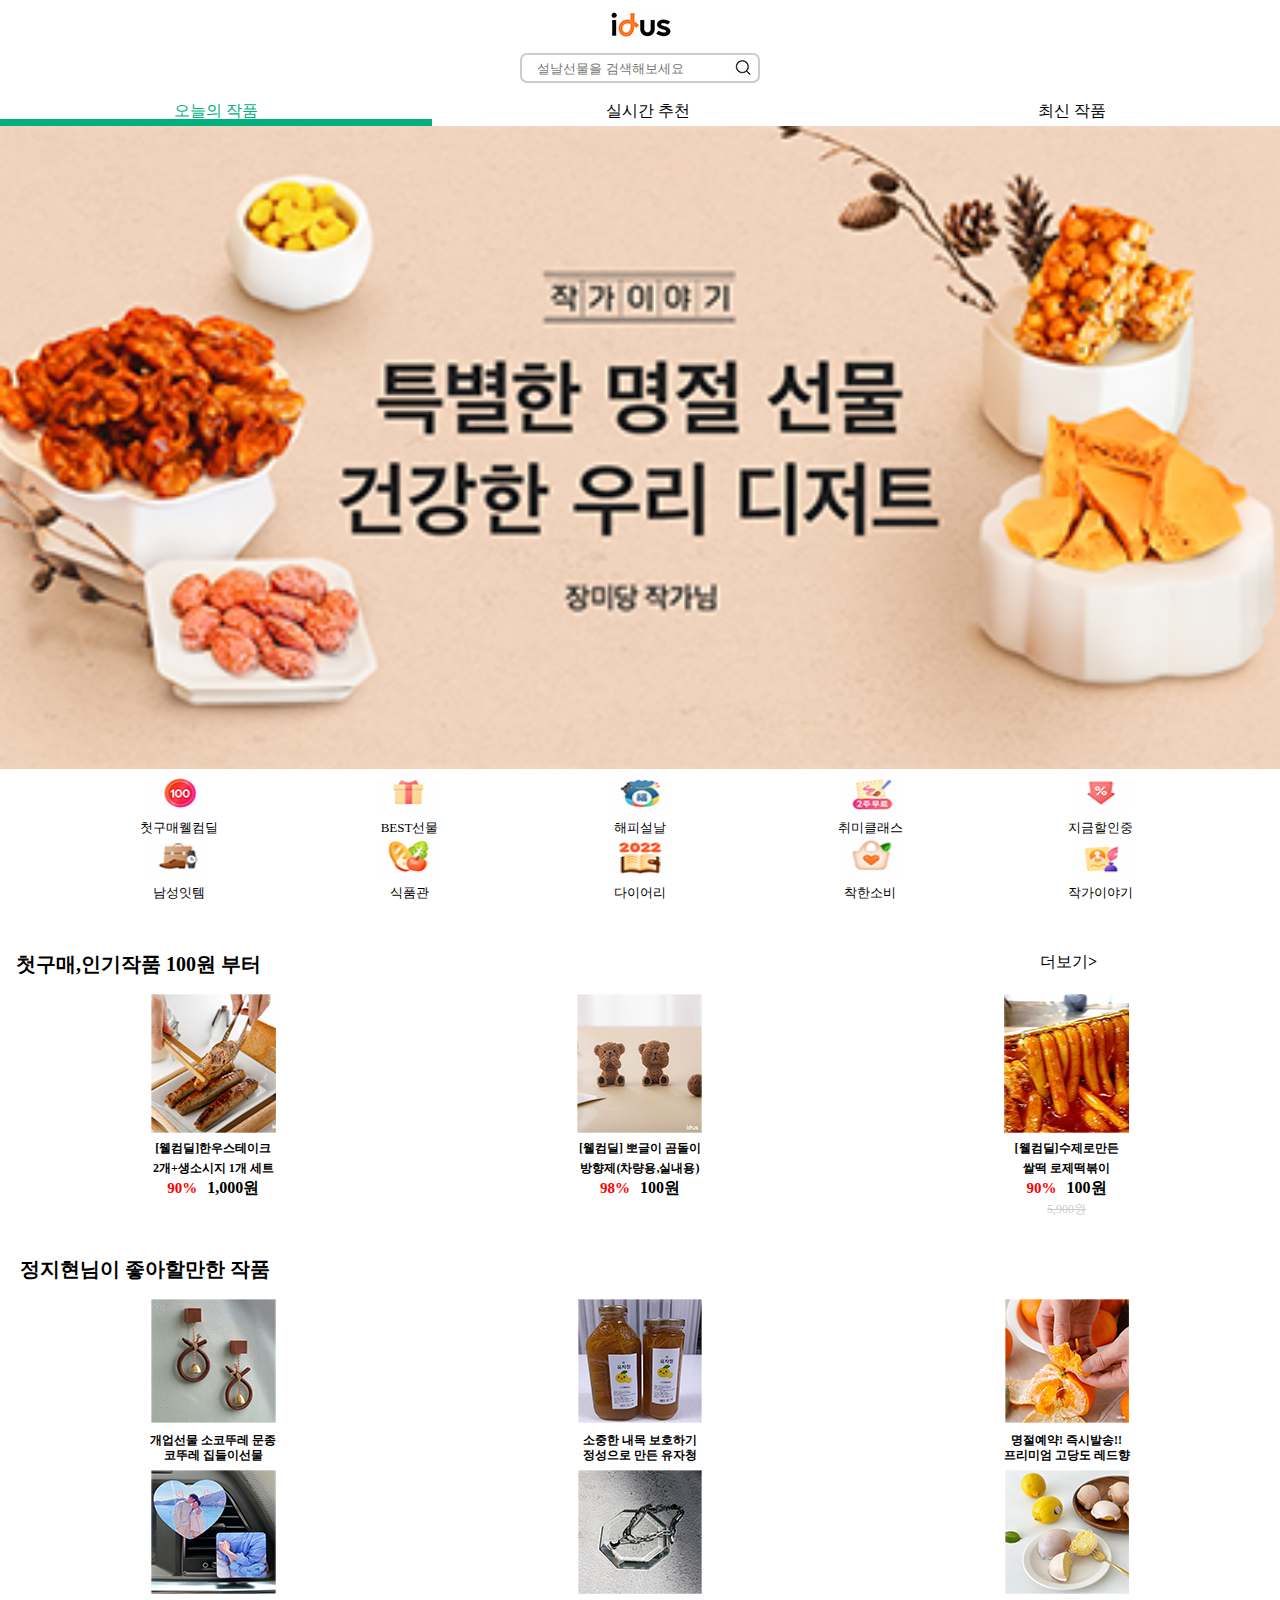
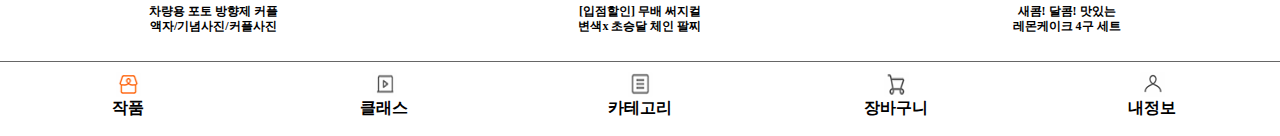
<file: index.html>
<!DOCTYPE html>
<html lang="ko">
<head>
    <meta charset="UTF-8">
    <meta http-equiv="X-UA-Compatible" content="IE=edge">
    <meta name="viewport" content="width=device-width, initial-scale=1.0">
    <title>index</title>
    <link rel="stylesheet" href="css/reset.css">
    <link rel="stylesheet" href="css/index.css">
</head>
<body>
    <header id="top">
        <div class="logo_wrap">
            <img src="images/index/main_icon.png" alt="로고">
        </div>
        <p><input type="search" placeholder="설날선물을 검색해보세요"><a href="#"><img src="images/index/search.png" alt="검색" class="search_icon"></a></p>
    </header>
    <main>
        <section id="section1">
            <div>
                <ul class="gnb1">
                    <li class="selected1"><a href="#">오늘의 작품</a></li>
                    <li><a href="#">실시간 추천</a></li>
                    <li><a href="#">최신 작품</a></li>
                </ul>
            </div><!-- gnb -->
            <div class="main_img"><img src="images/index/mian_img.png" alt="메인배너"></div>

            <div class="flex_wrap"> 
                <div class="icon_wrap">
                    <figure>
                        <img src="images/index/bg1.png" alt="첫구매웰컴딜" width="59" height="39">
                        <figcaption>
                            첫구매웰컴딜
                        </figcaption>
                    </figure>
                    <figure>
                        <img src="images/index/bg2.png" alt="BEST선물" width="59" height="39">
                        <figcaption>
                            BEST선물
                        </figcaption>
                    </figure>
                    <figure>
                        <img src="images/index/bg3.png" alt="해피설날" width="59" height="39">
                        <figcaption>
                            해피설날
                        </figcaption>
                    </figure>
                    <figure>
                        <img src="images/index/bg4.png" alt="취미클래스" width="59" height="39">
                        <figcaption>
                            취미클래스
                        </figcaption>
                    </figure>
                    <figure> 
                        <img src="images/index/bg5.png" alt="지금할인중" width="59" height="39">
                        <figcaption>
                            지금할인중
                        </figcaption>
                    </figure>
                    <figure>
                        <img src="images/index/bg6.png" alt="남성잇템" width="59" height="39">
                        <figcaption>
                            남성잇템
                        </figcaption>
                    </figure>
                    <figure>
                        <img src="images/index/bg7.png" alt="식품관" width="59" height="39">
                        <figcaption>
                            식품관
                        </figcaption>
                    </figure>
                    <figure>
                        <img src="images/index/bg8.png" alt="다이어리" width="59" height="39">
                        <figcaption>
                            다이어리
                        </figcaption>
                    </figure>
                    <figure>
                        <img src="images/index/bg9.png" alt="착한소비" width="59" height="39">
                        <figcaption>
                            착한소비
                        </figcaption>
                    </figure>
                    <figure>
                        <img src="images/index/bg10.png" alt="작가이야기" width="59" height="39">
                        <figcaption>
                            작가이야기
                        </figcaption>
                    </figure>
                </div><!-- icon_wrap -->
            </div>
        </section><!-- section1 -->

        <div class="gnb2">
            <ul>
                <li><span>첫구매,인기작품 100원 부터</span></li>
                <li><a href="#" class="more">더보기<b>></b></a></li>
            </ul>
        </div>

        <section id="section2">
            <div class="s_wrap0">
                <div class="flex_wrap1">
                    <div class="s_wrap1">
                        <img src="images/index/img1.png" alt="소시지" width="125" height="139">
                    </div>
                    <h3>[웰컴딜]한우스테이크<br> 2개+생소시지 1개 세트</h3>
                    <p><span>90%</span>1,000원</p>
                </div>
                <div class="flex_wrap2">
                    <img src="images/index/img2.png" alt="방향제" width="125" height="139">
                    <h3>[웰컴딜] 뽀글이 곰돌이<br>방향제(차량용,실내용)</h3>
                    <p><span>98%</span>100원</p>
                </div>
                <div class="flex_wrap3">
                    <img src="images/index/img3.png" alt="떡볶이" width="125" height="139">
                    <h3>[웰컴딜]수제로만든 <br>쌀떡 로제떡볶이</h3>
                    <p><span>90%</span>100원</p>
                    <del>5,900원</del>
                </div>
            </div>
        </section><!-- section2 -->

        <div class="gnb3">
            <ul>
                <li><span>정지현님이 좋아할만한 작품</span></li>
            </ul>
        </div>

        <section id="section3">
            <div class="s_wrap2">
                <div class="flex_wrap4">
                    <img src="images/index/hot1.png" alt="문종">
                    <h3>개업선물 소코뚜레 문종<br>코뚜레 집들이선물</h3>
                </div>
                <div class="flex_wrap5">
                    <img src="images/index/hot2.png" alt="유자청">
                    <h3>소중한 내목 보호하기<br> 정성으로 만든 유자청</h3>
                </div>
                <div class="flex_wrap6">
                    <img src="images/index/hot3.png" alt="레드향">
                    <h3>명절예약! 즉시발송!!<br> 프리미엄 고당도 레드향</h3>
                </div>
                <div class="flex_wrap7">
                    <img src="images/index/hot4.png" alt="액자">
                    <h3>차량용 포토 방향제 커플<br> 액자/기념사진/커플사진</h3>
                </div>
                <div class="flex_wrap8">
                    <img src="images/index/hot5.png" alt="팔찌">
                    <h3>[입점할인] 무배 써지컬<br> 변색x 초승달 체인 팔찌</h3>
                </div>
                <div class="flex_wrap9">
                    <img src="images/index/hot6.png" alt="케이크">
                    <h3>새콤! 달콤! 맛있는<br> 레몬케이크 4구 세트</h3>
                </div>
            </div>
        </section><!-- section3 -->
    </main>

    <footer>
        <section id="section4">
            <div class="s_wrap3">
                <div class="menu_wrap">
                    <img src="images/footermenu/creative.png" alt="작품" width="25" height="25">
                    <h3>작품</h3>
                </div>
                <div class="menu_wrap">
                    <img src="images/footermenu/class.png" alt="클래스" width="25" height="25">
                    <h3>클래스</h3>
                </div>
                <div class="menu_wrap">
                    <a href="category.html">
                        <img src="images/footermenu/categori.png" alt="카테고리" width="25" height="25">
                        <h3>카테고리</h3>
                    </a>
                </div>
                <div class="menu_wrap">
                    <img src="images/footermenu/cart2.png" alt="장바구니" width="25" height="25">
                    <h3>장바구니</h3>
                </div>
                <div class="menu_wrap">
                    <img src="images/footermenu/user.png" alt="유저" width="25" height="25">
                    <h3>내정보</h3>
                </div>
            </div>
        </section>
    </footer>
</body>
</html>
</file>
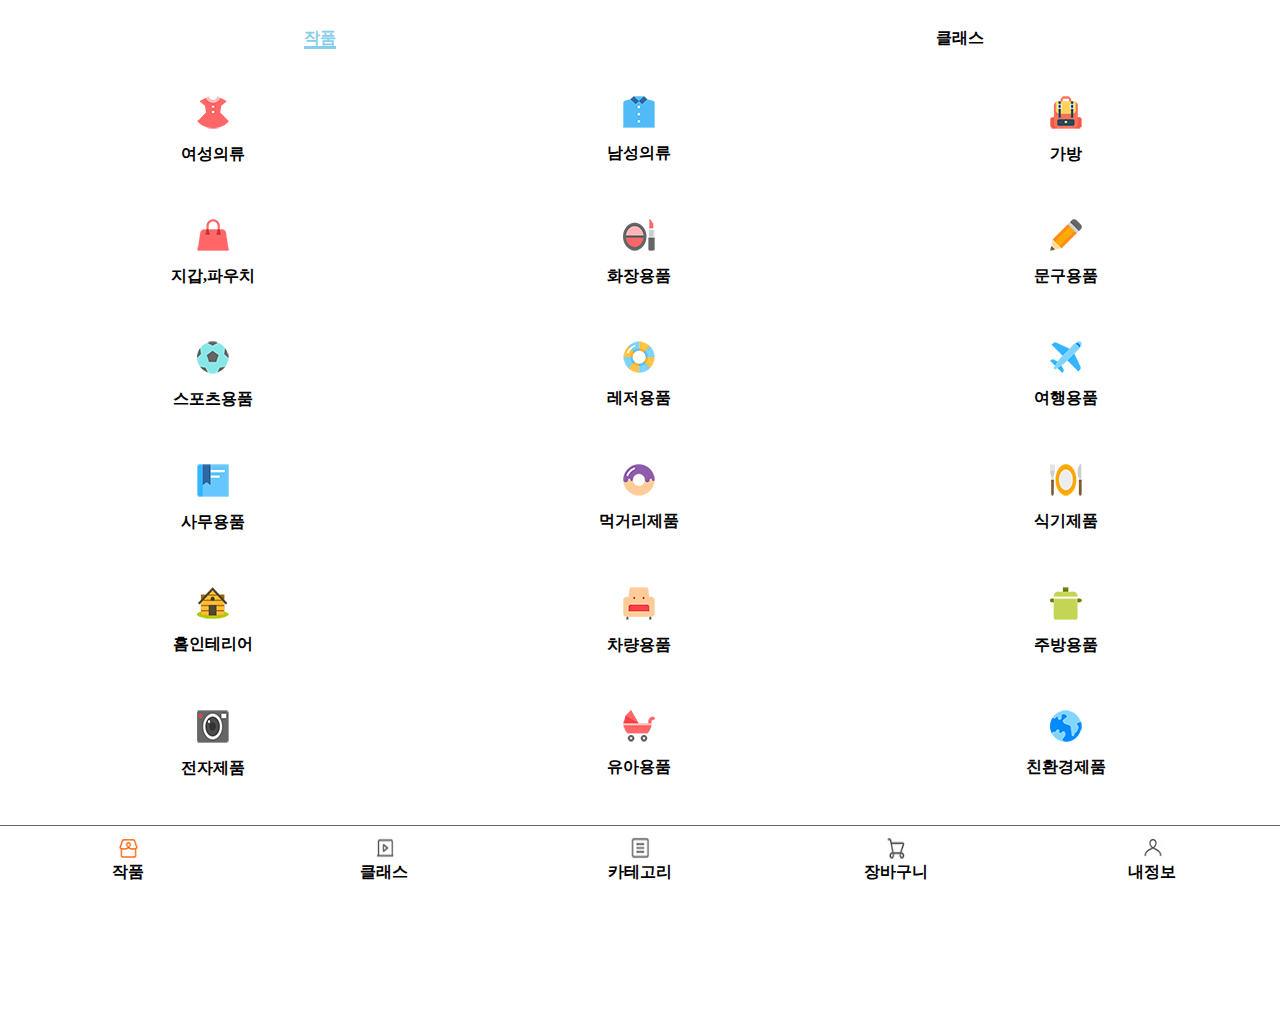
<file: category.html>
<!DOCTYPE html>
<html lang="ko">
<head>
    <meta charset="UTF-8">
    <meta http-equiv="X-UA-Compatible" content="IE=edge">
    <meta name="viewport" content="width=device-width, initial-scale=1.0">
    <title>category</title>
    <script src="js/jquery-3.2.1.min.js"></script>
    <script src="js/category.js"></script>
    <link rel="stylesheet" href="css/reset.css">
    <link rel="stylesheet" href="css/category.css">
</head>
<body>
    <header>
        <div id="top">
            <ul>
                <li><a href="#section1" class="selected">작품</a></li>
                <li><a href="#section2">클래스</a></li>
            </ul>
        </div>
    </header>
    <main>
        <section id="section1"><!-- 작품 섹션 -->
            <div>
                <img src="images/category/category1.png" alt="여성의류">
                <p>여성의류</p>
            </div>
            <div>
                <img src="images/category/category2.png" alt="남성의류">
                <p>남성의류</p>
            </div>
            <div>
                <img src="images/category/category3.png" alt="가방">
                <p>가방</p>
            </div>
            <div>
                <img src="images/category/category4.png" alt="지갑,파우치">
                <p>지갑,파우치</p>
            </div>
            <div>
                <img src="images/category/category5.png" alt="화장용품">
                <p>화장용품</p>
            </div>
            <div>
                <img src="images/category/category6.png" alt="문구용품">
                <p>문구용품</p>
            </div>
            <div>
                <img src="images/category/category7.png" alt="스포츠용품">
                <p>스포츠용품</p>
            </div>
            <div>
                <img src="images/category/category8.png" alt="레저용품">
                <p>레저용품</p>
            </div>
            <div>
                <img src="images/category/category9.png" alt="여행용품">
                <p>여행용품</p>
            </div>
            <div>
                <img src="images/category/category10.png" alt="사무용품">
                <p>사무용품</p>
            </div>
            <div>
                <img src="images/category/category11.png" alt="먹거리제품">
                <p>먹거리제품</p>
            </div>
            <div>
                <img src="images/category/category12.png" alt="식기제품">
                <p>식기제품</p>
            </div>
            <div>
                <img src="images/category/category13.png" alt="홈인테리어">
                <p>홈인테리어</p>
            </div>
            <div>
                <img src="images/category/category14.png" alt="차량용품">
                <p>차량용품</p>
            </div>
            <div>
                <img src="images/category/category15.png" alt="주방용품">
                <p>주방용품</p>
            </div>
            <div>
                <img src="images/category/category16.png" alt="전자제품">
                <p>전자제품</p>
            </div>
            <div>
                <img src="images/category/category17.png" alt="유아용품">
                <p>유아용품</p>
            </div>
            <div>
                <img src="images/category/category18.png" alt="친환경제품">
                <p>친환경제품</p>
            </div>
            <div>
                <img src="images/category/category19.png" alt="직구">
                <p>직구</p>
            </div>
            <div>
                <img src="images/category/category20.png" alt="할인제품">
                <p>할인제품</p>
            </div>
            <div>
                <img src="images/category/category21.png" alt="Top100">
                <p>Top100</p>
            </div>
        </section>

        <section id="section2"><!-- 클래스 섹션 -->
            <div class="all_wrap1">
                <div class="menu_wrap1">
                    <p class="menu1">클래스 카테고리</p>
                    <p class="menu2 click1"><img src="images/category/pngegg2.png" alt="arrow" width="25" height="25"></p>
                </div><!-- menu_wrap1 -->

                <div class="menu_wrap2">
                    <p class="bg1">공예</p>
                    <p class="bg2">요리</p>
                </div>

                <div class="menu_wrap2">
                    <p class="bg3">미술</p>
                    <p class="bg4">플라워</p>
                </div>

                <div class="menu_wrap2">
                    <p class="bg5">뷰티</p>
                    <p class="bg6">체험 및 기타</p>
                </div>
            </div>

            <div class="all_wrap2">
                <div class="menu_wrap1">
                    <p class="menu1">지역별</p>
                    <p class="menu2 click2"><img src="images/category/pngegg2.png" alt="arrow" width="25" height="25"></p>
                </div><!-- menu_wrap1 -->

                <div class="map_wrap">
                    <p>서울</p>
                    <p>경기</p>
                    <p>인천</p>
                    <p>부산</p>
                    <p>대전</p>
                    <p>대구</p>
                    <p>경남</p>
                    <p>제주</p>
                    <p>충남</p>
                    <p>경북</p>
                    <p>강원</p>
                    <p>울산</p>
                </div>
            </div>
        </section>

    </main>

    <footer>
        <section id="section3">
            <div class="s_wrap3">
                <div class="menu_wrap">
                    <img src="images/footermenu/creative.png" alt="작품" width="25" height="25">
                    <h3>작품</h3>
                </div>
                <div class="menu_wrap">
                    <img src="images/footermenu/class.png" alt="클래스" width="25" height="25">
                    <h3>클래스</h3>
                </div>
                <div class="menu_wrap">
                    <img src="images/footermenu/categori.png" alt="카테고리" width="25" height="25">
                    <h3>카테고리</h3>
                </div>
                <div class="menu_wrap">
                    <img src="images/footermenu/cart2.png" alt="장바구니" width="25" height="25">
                    <h3>장바구니</h3>
                </div>
                <div class="menu_wrap">
                    <img src="images/footermenu/user.png" alt="유저" width="25" height="25">
                    <h3>내정보</h3>
                </div>
            </div>
        </section>
    </footer>
</body>
</html>
</file>
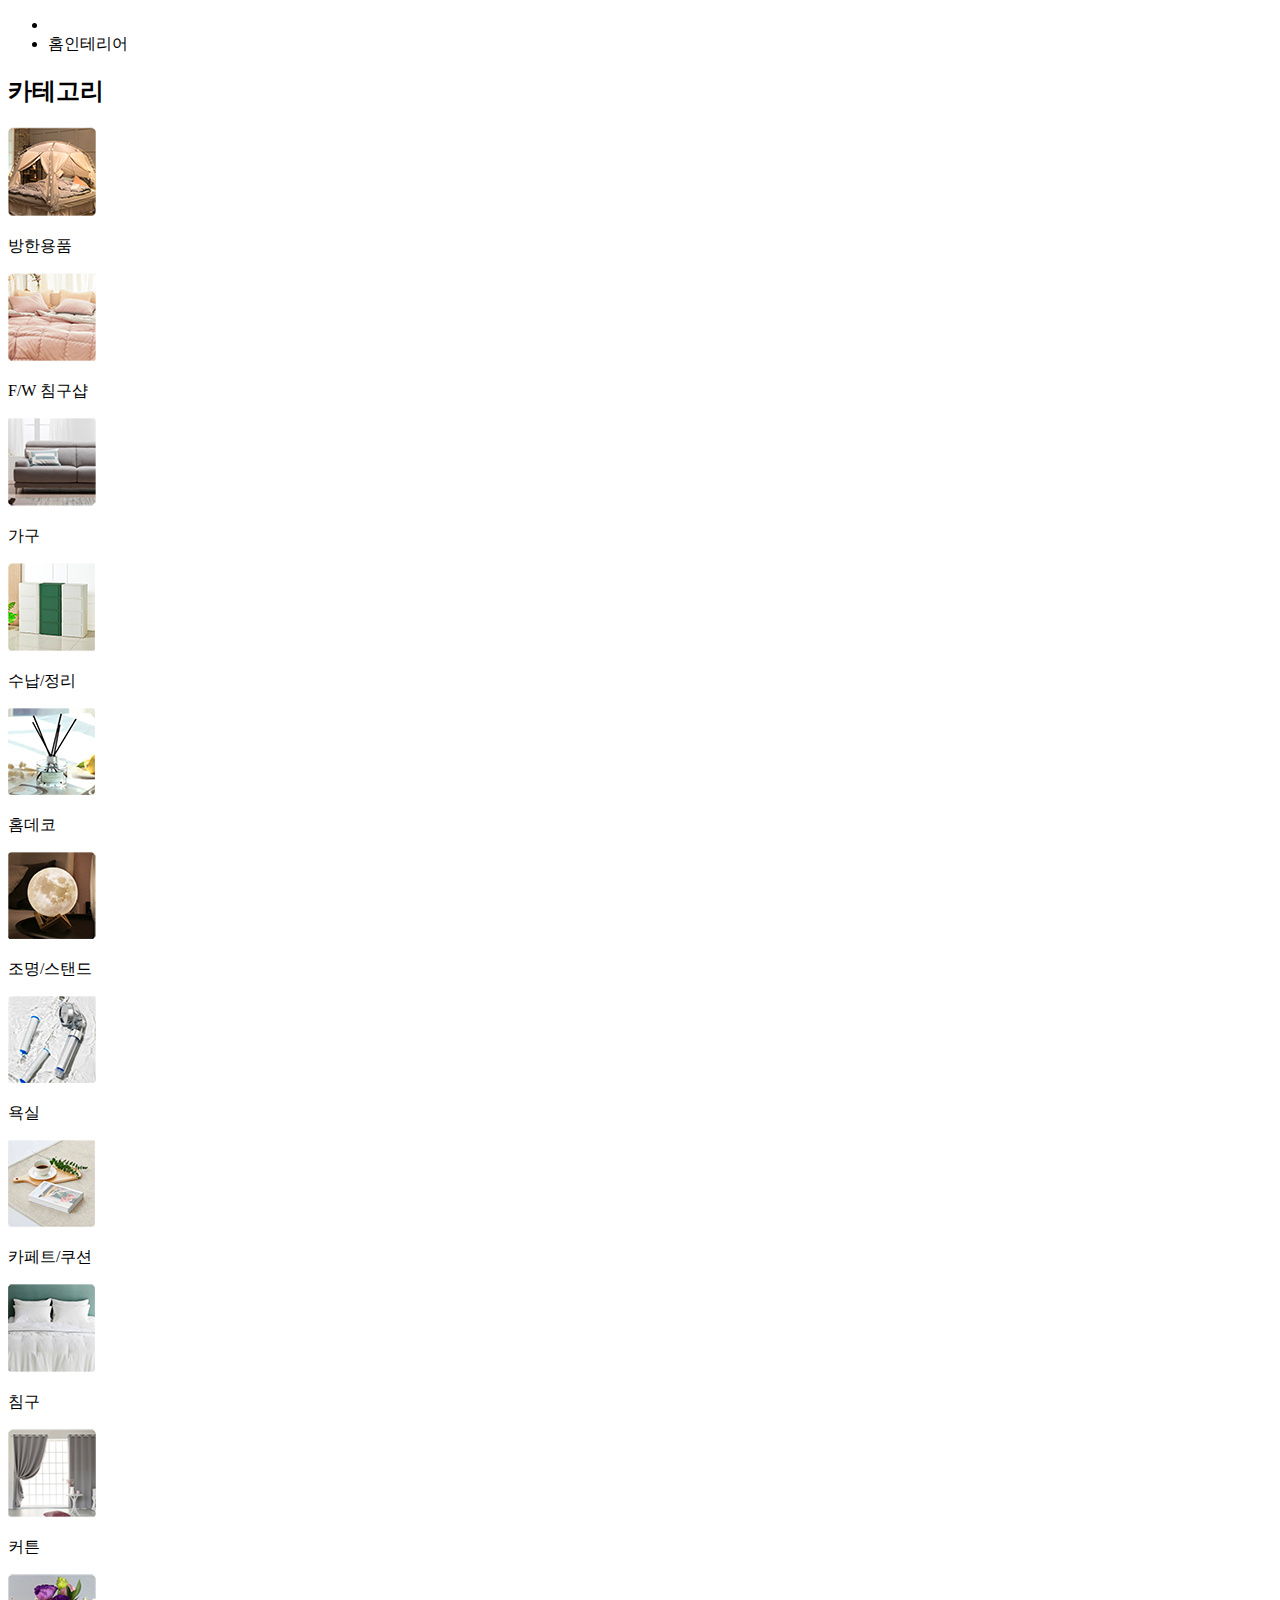
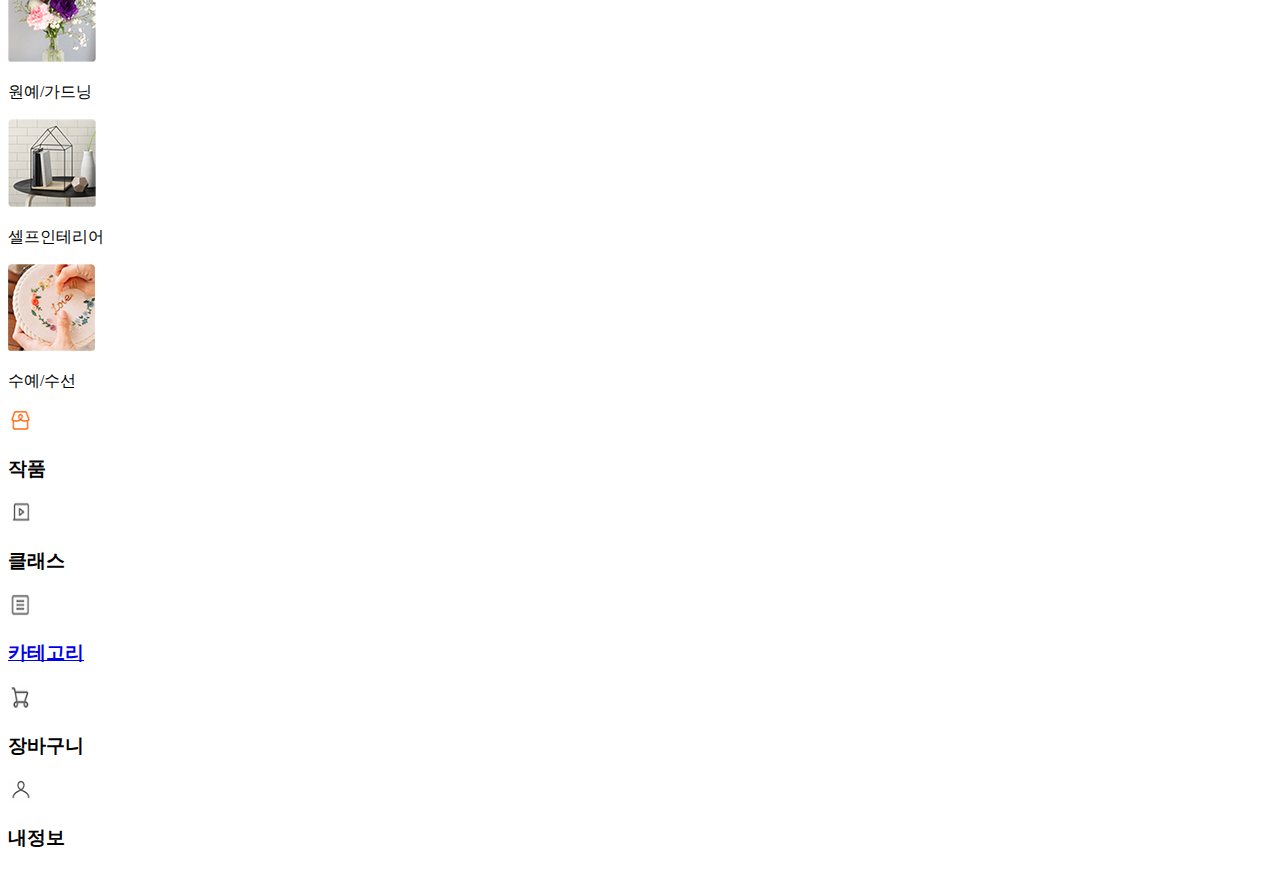
<file: home.html>
<!DOCTYPE html>
<html lang="ko">
<head>
    <meta charset="UTF-8">
    <meta http-equiv="X-UA-Compatible" content="IE=edge">
    <meta name="viewport" content="width=device-width, initial-scale=1.0">
    <title>Home</title>
</head>
<body>
    <header>
        <ul>
            <li><a href="category.html"></a></li>
            <li>홈인테리어</li>
        </ul>
    </header>

    <main>
        <h2>카테고리</h2>
        <section class="flex_wrap">
            <div>
                <img src="images/home/bg1.png" alt="방한용품">
                <p>방한용품</p>
            </div>
            <div>
                <img src="images/home/bg2.png" alt="F/W 침구샵">
                <p>F/W 침구샵</p>
            </div>
            <div>
                <img src="images/home/bg3.png" alt="가구">
                <p>가구</p>
            </div>
            <div>
                <img src="images/home/bg4.png" alt="수납/정리">
                <p>수납/정리</p>
            </div>
            <div>
                <img src="images/home/bg5.png" alt="홈데코">
                <p>홈데코</p>
            </div>
            <div>
                <img src="images/home/bg6.png" alt="조명/스탠드">
                <p>조명/스탠드</p>
            </div>
            <div>
                <img src="images/home/bg7.png" alt="욕실">
                <p>욕실</p>
            </div>
            <div>
                <img src="images/home/bg8.png" alt="카페트/쿠션">
                <p>카페트/쿠션</p>
            </div>
            <div>
                <img src="images/home/bg9.png" alt="침구">
                <p>침구</p>
            </div>
            <div>
                <img src="images/home/bg10.png" alt="커튼">
                <p>커튼</p>
            </div>
            <div>
                <img src="images/home/bg11.png" alt="원예/가드닝">
                <p>원예/가드닝</p>
            </div>
            <div>
                <img src="images/home/bg12.png" alt="셀프인테리어">
                <p>셀프인테리어</p>
            </div>
            <div>
                <img src="images/home/bg13.png" alt="수예/수선">
                <p>수예/수선</p>
            </div>
        </section>
    </main>

    <footer>
        <section id="section4">
            <div class="s_wrap3">
                <div class="menu_wrap">
                    <img src="images/footermenu/creative.png" alt="작품" width="25" height="25">
                    <h3>작품</h3>
                </div>
                <div class="menu_wrap">
                    <img src="images/footermenu/class.png" alt="클래스" width="25" height="25">
                    <h3>클래스</h3>
                </div>
                <div class="menu_wrap">
                    <a href="category.html">
                        <img src="images/footermenu/categori.png" alt="카테고리" width="25" height="25">
                        <h3>카테고리</h3>
                    </a>
                </div>
                <div class="menu_wrap">
                    <img src="images/footermenu/cart2.png" alt="장바구니" width="25" height="25">
                    <h3>장바구니</h3>
                </div>
                <div class="menu_wrap">
                    <img src="images/footermenu/user.png" alt="유저" width="25" height="25">
                    <h3>내정보</h3>
                </div>
            </div>
        </section>
    </footer>
</body>
</html>
</file>
<file: css/index.css>
@charset "utf-8";

a{text-decoration: none; color: inherit;}

html,body {width: 100%;}

/* header */

.logo_wrap { padding: 10px 0; width: 100%;}
.logo_wrap img {margin: 0 auto; margin-left: 50%; transform: translateX(-50%);}

#top p { width: 100%; position: relative; margin-bottom: 20px;}
#top p input {margin-left: 50%; transform: translateX(-50%); width: 240px; height: 30px; text-indent: 1em; background-color: #fff; border: 2px solid #ccc; border-radius: 7px; }
.search_icon {position: absolute;  top: 50%; transform: translate(400%,-50%); left: 50%;}

/* section1 */
#section1 .gnb1{display: flex; text-align: center;}
.gnb1 li {flex-grow:1;}
.gnb1 li.selected1 {border-bottom: 7px solid #00B17B; color: #00B17B;}
.main_img {width: 100%;}
.main_img img {width: 100%; height: auto; vertical-align: top; margin-bottom: 5px;}

.flex_wrap {width: 100%; }
.icon_wrap {display:flex; width: 90%; flex-wrap: wrap; margin: 0 auto; padding-bottom: 50px; }
.icon_wrap figure {flex-basis:20%; text-align: center;}
.icon_wrap figure figcaption {padding: 5px 0; font-size: 13px; }

.gnb2 {margin-bottom: 20px; width: 100%;}
.gnb2 ul { display: flex; flex-wrap:wrap; text-indent: 1em;}
.gnb2 ul li:nth-child(1) {flex-basis:80%; font-size: 20px; font-weight: bold;}
.gnb2 ul li:nth-child(2) {flex-basis:20%;}

/* section2 */
#section2 {margin-bottom: 40px; width: 100%;}
.s_wrap0 {display: flex; flex-wrap: wrap; }
.s_wrap0 > div {flex-basis: 33.33%; line-height: 20px; text-align: center;}
#section2 div p{font-weight: bold; }
#section2 div h3{ font-size: 12px;}
#section2 div span {color: #f00; font-size: 15px; font-weight: bold; padding-right: 10px;}
#section2 div del {color: #ccc; font-size: 12px;} 

.gnb3 {margin-bottom: 20px; width: 100%;}
.gnb3 ul {font-size: 20px; font-weight: bold; text-indent: 1em;}

/* section3 */
#section3 {width: 100%;}
#section3 .s_wrap2 {display: flex; flex-wrap: wrap;}
.s_wrap2 div[class ^="flex"] {flex-basis: 33.33%; text-align: center;}
.s_wrap2 div h3 {font-size: 12px; margin: 7px 0; line-height: 15px;}

/* footer */
#section4 {width: 100%;  margin-top: 20px; padding-bottom: 20px; background-color: #fff; border-top: 1px solid #666; padding-top: 10px;}
#section4 .s_wrap3 {display: flex; flex-wrap: wrap;}
.s_wrap3 > div {flex-basis: 20%; text-align: center;}
</file>
<file: css/category.css>
@charset "utf-8";

a {text-decoration: none; color: inherit;}

body {width: 100%;}

/* top */
header {padding-top: 30px;}
#top {width: 100%;}
#top ul { display: flex; flex-wrap: wrap;}
#top ul li {
    flex-basis: 50%;
    text-align: center;
    padding-bottom: 10px;
    font-weight: bold;

}
.selected {border-bottom:3px solid skyblue; color: skyblue;}

/* section1 */
#section1{
    display: none;
    display: flex; 
    flex-wrap: wrap;
    margin-top: 40px;
    margin-bottom: 60px;
}
#section1 > div{
    flex-basis: 33.3%;
    text-align: center;
    margin-bottom: 50px;
    font-weight: bold;
    line-height: 30px;
}

/* section2 */
.all_wrap1 {margin-top: 30px;}
.menu_wrap1 {
    background-color: skyblue;
    overflow: hidden; 
    width:100%; 
    height: 50px; 
    text-align: center;
    margin-bottom: 30px; 
    
}
.menu1 {float: left; width: 30%; line-height: 50px;}
.menu2 {float: right; width: 10%; line-height: 60px;}
.menu_wrap2 {
    background-color: #fff;
    clear: both;
    display: flex; flex-wrap: wrap;
}
.menu_wrap2 > p {
    height: 100px;
    line-height: 100px;
    flex-basis: 30%;
    text-align: center;
    /* border: 1px solid #ccc;
    border-radius:100px ; */
    margin: 10px auto;
    color: #000;
    font-size: 17px;
    font-weight: bold;
    /* text-shadow: 0px 0px 10px purple; */
}

.bg1,.bg2,.bg3,.bg4,.bg5,.bg6{position: relative;}
    

.bg1::before {
    content: "";
    background: url("../images/category/tool.jpg")no-repeat center;
    opacity: 0.4;
    position: absolute;
    top: 0;
    left: 0;
    right: 0;
    bottom: 0;
    border: 1px solid #000;
    border-radius:100px;
} 
.bg2::before {
    content: "";
    background: url("../images/category/cooking.jpg")no-repeat center;
    opacity: 0.4;
    position: absolute;
    top: 0;
    left: 0;
    right: 0;
    bottom: 0;
    border: 1px solid #000;
    border-radius:100px;
} 
.bg3::before {
    content: "";
    background: url("../images/category/art.jpg")no-repeat center;
    opacity: 0.4;
    position: absolute;
    top: 0;
    left: 0;
    right: 0;
    bottom: 0;
    border: 1px solid #000;
    border-radius:100px;
} 
.bg4::before {
    content: "";
    background: url("../images/category/flower.jpg")no-repeat center;
    opacity: 0.4;
    position: absolute;
    top: 0;
    left: 0;
    right: 0;
    bottom: 0;
    border: 1px solid #000;
    border-radius:100px;
} 
.bg5::before {
    content: "";
    background: url("../images/category/makeup.jpg")no-repeat center;
    opacity: 0.4;
    position: absolute;
    top: 0;
    left: 0;
    right: 0;
    bottom: 0;
    border: 1px solid #000;
    border-radius:100px;
} 
.bg6::before {
    content: "";
    background: url("../images/category/pottery.jpg")no-repeat center;
    opacity: 0.4;
    position: absolute;
    top: 0;
    left: 0;
    right: 0;
    bottom: 0;
    border: 1px solid #000;
    border-radius:100px;
} 

.map_wrap {
    display: flex; 
    flex-wrap: wrap;
    margin-bottom: 80px;
}
.map_wrap > p {
    margin:0 auto;
    margin-bottom: 20px;
    height: 140px;
    flex-basis: 30%;
    text-align: center;
    border-radius: 100px;
    line-height: 140px;
}

.map_wrap > p:nth-child(1) {background-color: #fbb9ba;}
.map_wrap > p:nth-child(2) {background-color: #fdd3ba;}
.map_wrap > p:nth-child(3) {background-color: #fcecb9;}
.map_wrap > p:nth-child(4) {background-color: #c2fdb9;}
.map_wrap > p:nth-child(5) {background-color: #b9e8fc;}
.map_wrap > p:nth-child(6) {background-color: #c1bafd;}
.map_wrap > p:nth-child(7) {background-color: #eebbfe;}
.map_wrap > p:nth-child(8) {background-color: #fbb9ba;}
.map_wrap > p:nth-child(9) {background-color: #fdd3ba;}
.map_wrap > p:nth-child(10) {background-color: #fcecb9;}
.map_wrap > p:nth-child(11) {background-color: #c2fdb9;}
.map_wrap > p:nth-child(12) {background-color: #b9e8fc;}


/* footer */
#section3 {
    position:fixed;
    z-index: 10;
    bottom: 0;
    left: 0;
    width: 100%;  
    padding-bottom: 20px; 
    background-color: #fff; 
    border-top: 1px solid #666; 
    padding-top: 10px;
}
#section3 .s_wrap3 {display: flex; flex-wrap: wrap;}
.s_wrap3 > div {flex-basis: 20%; text-align: center;}
</file>
